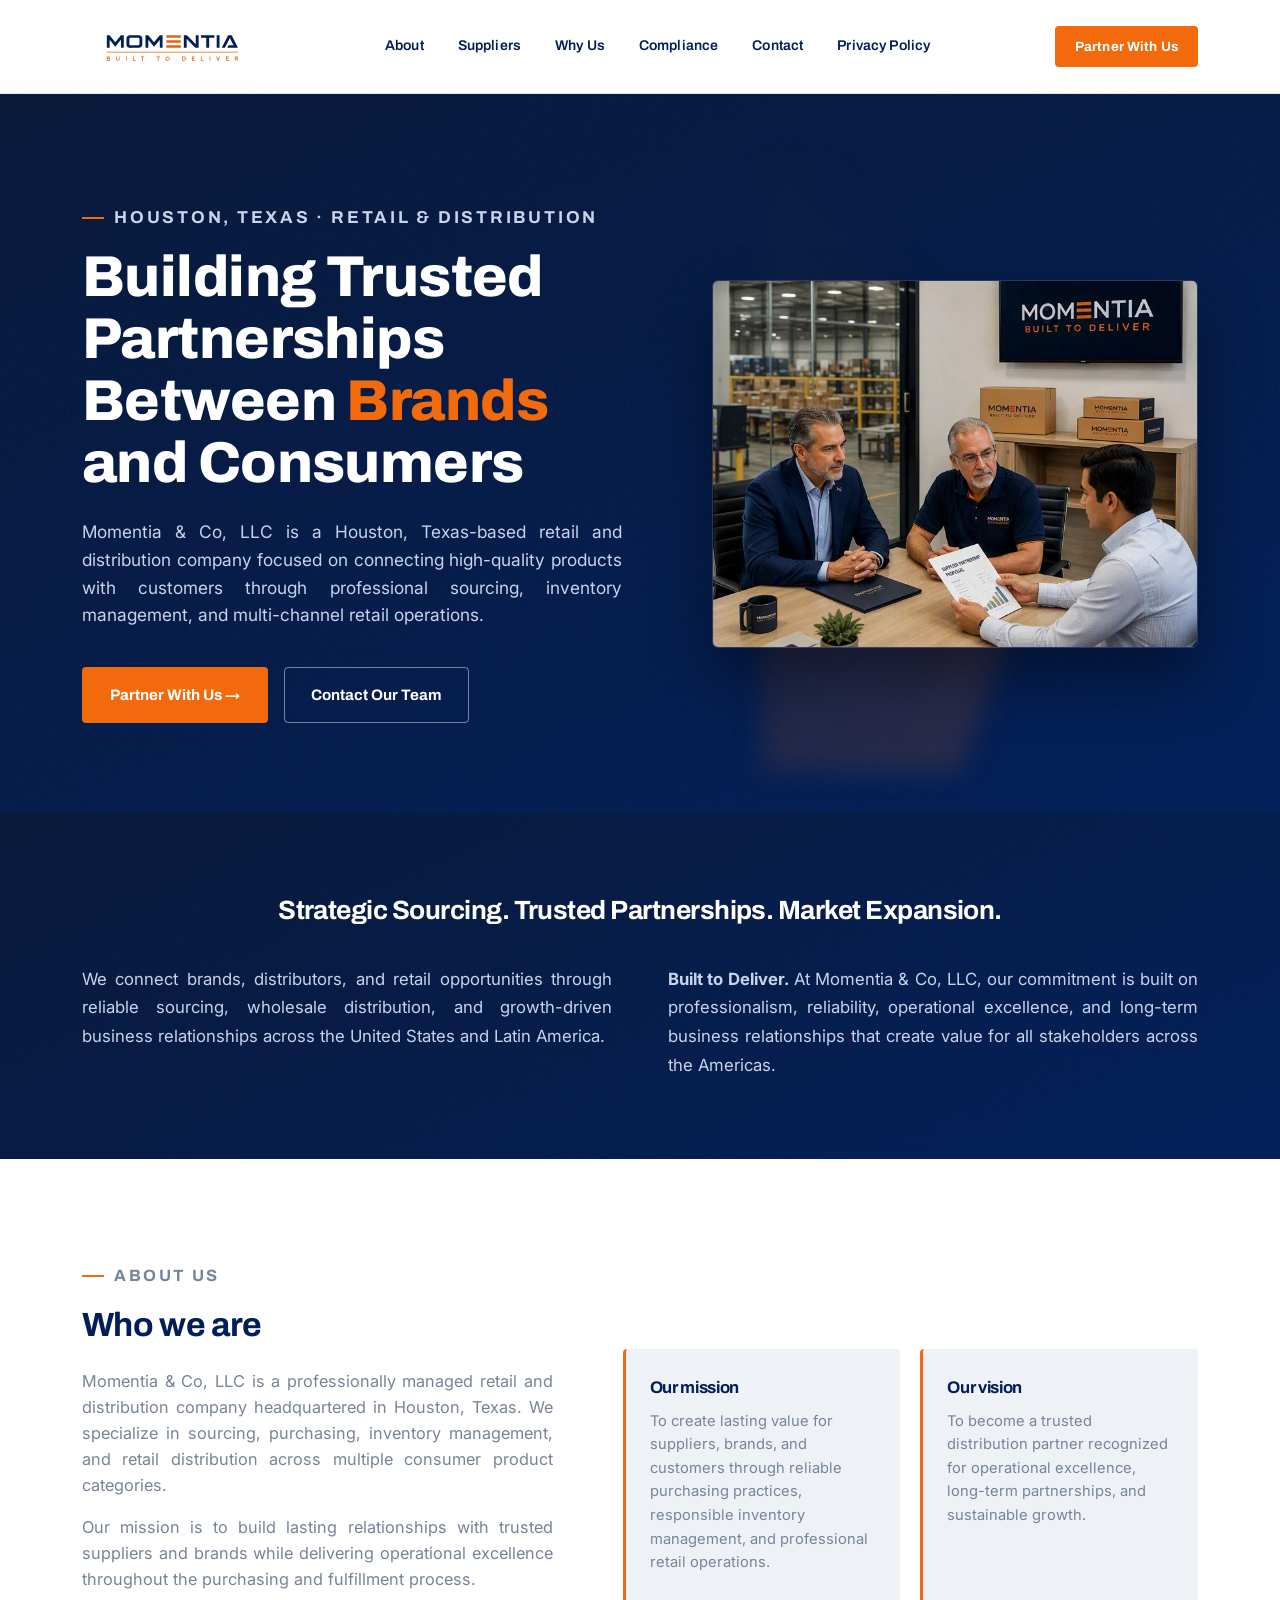
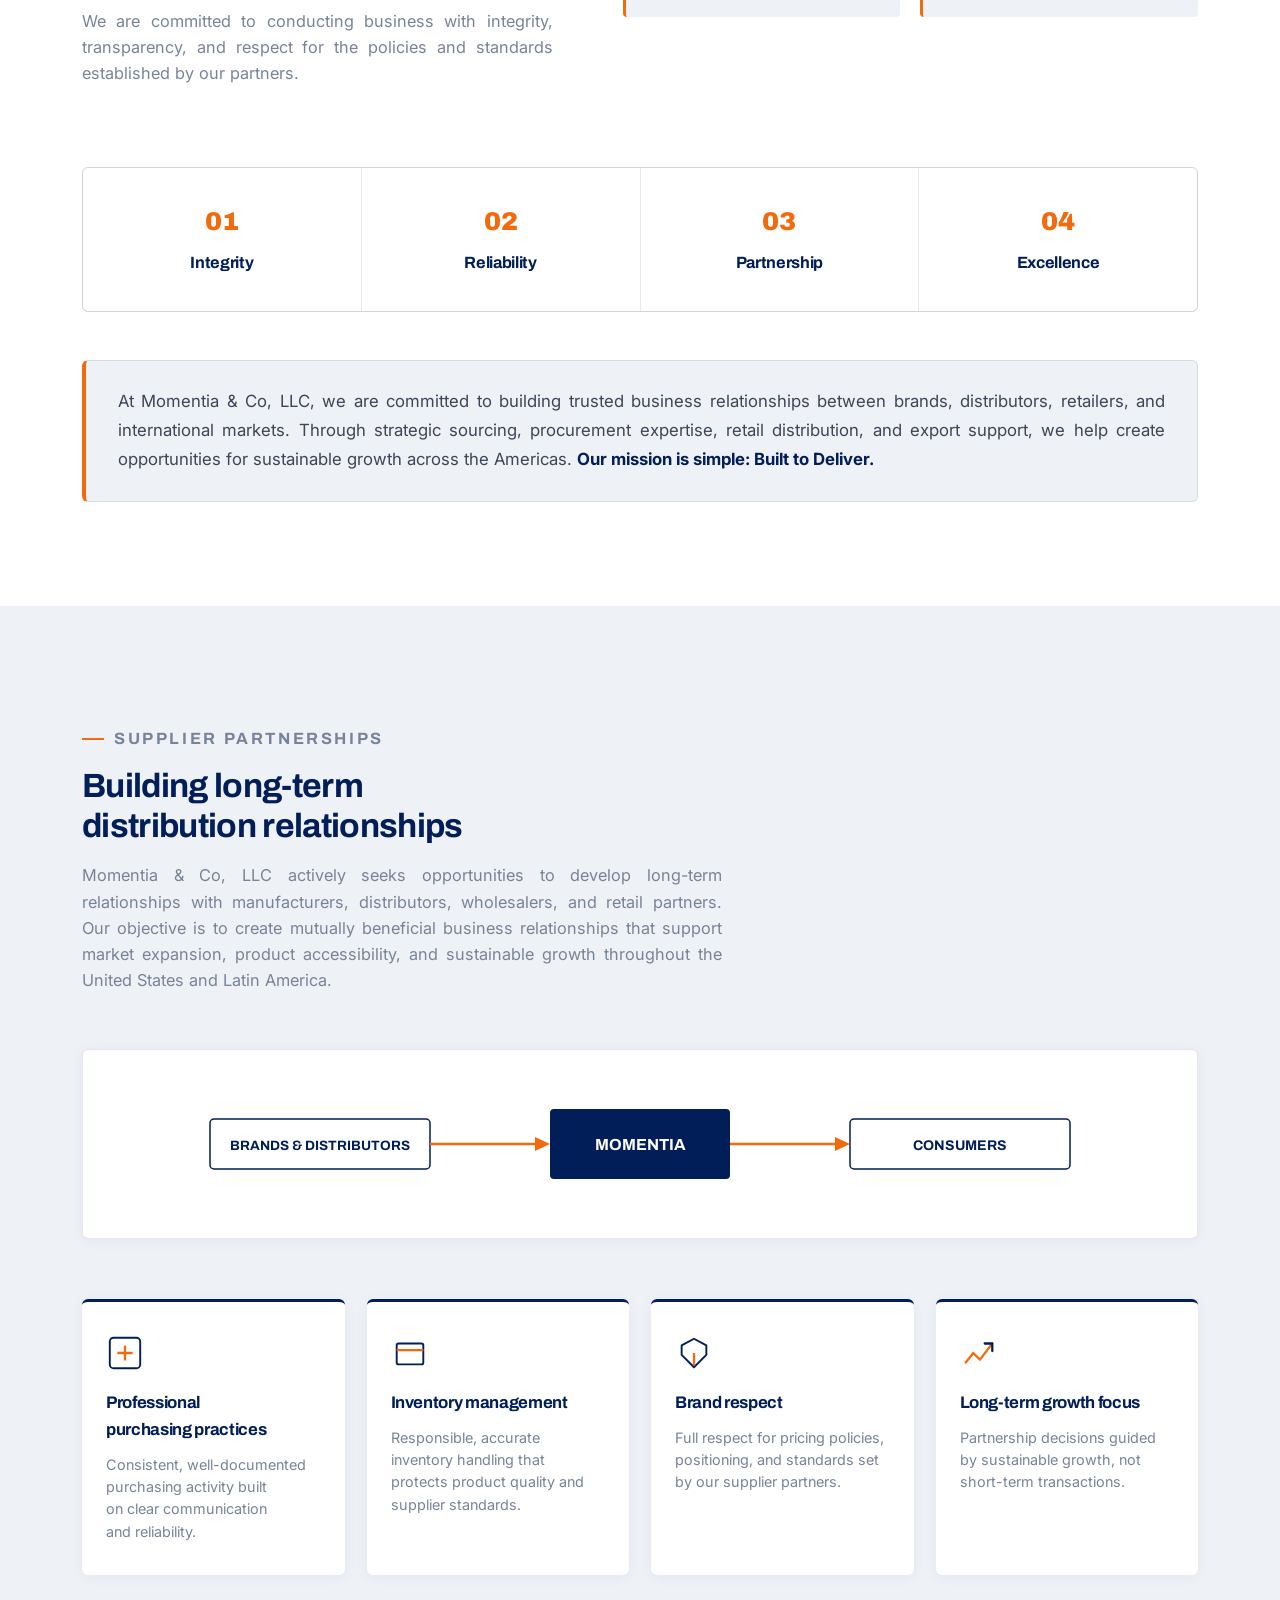
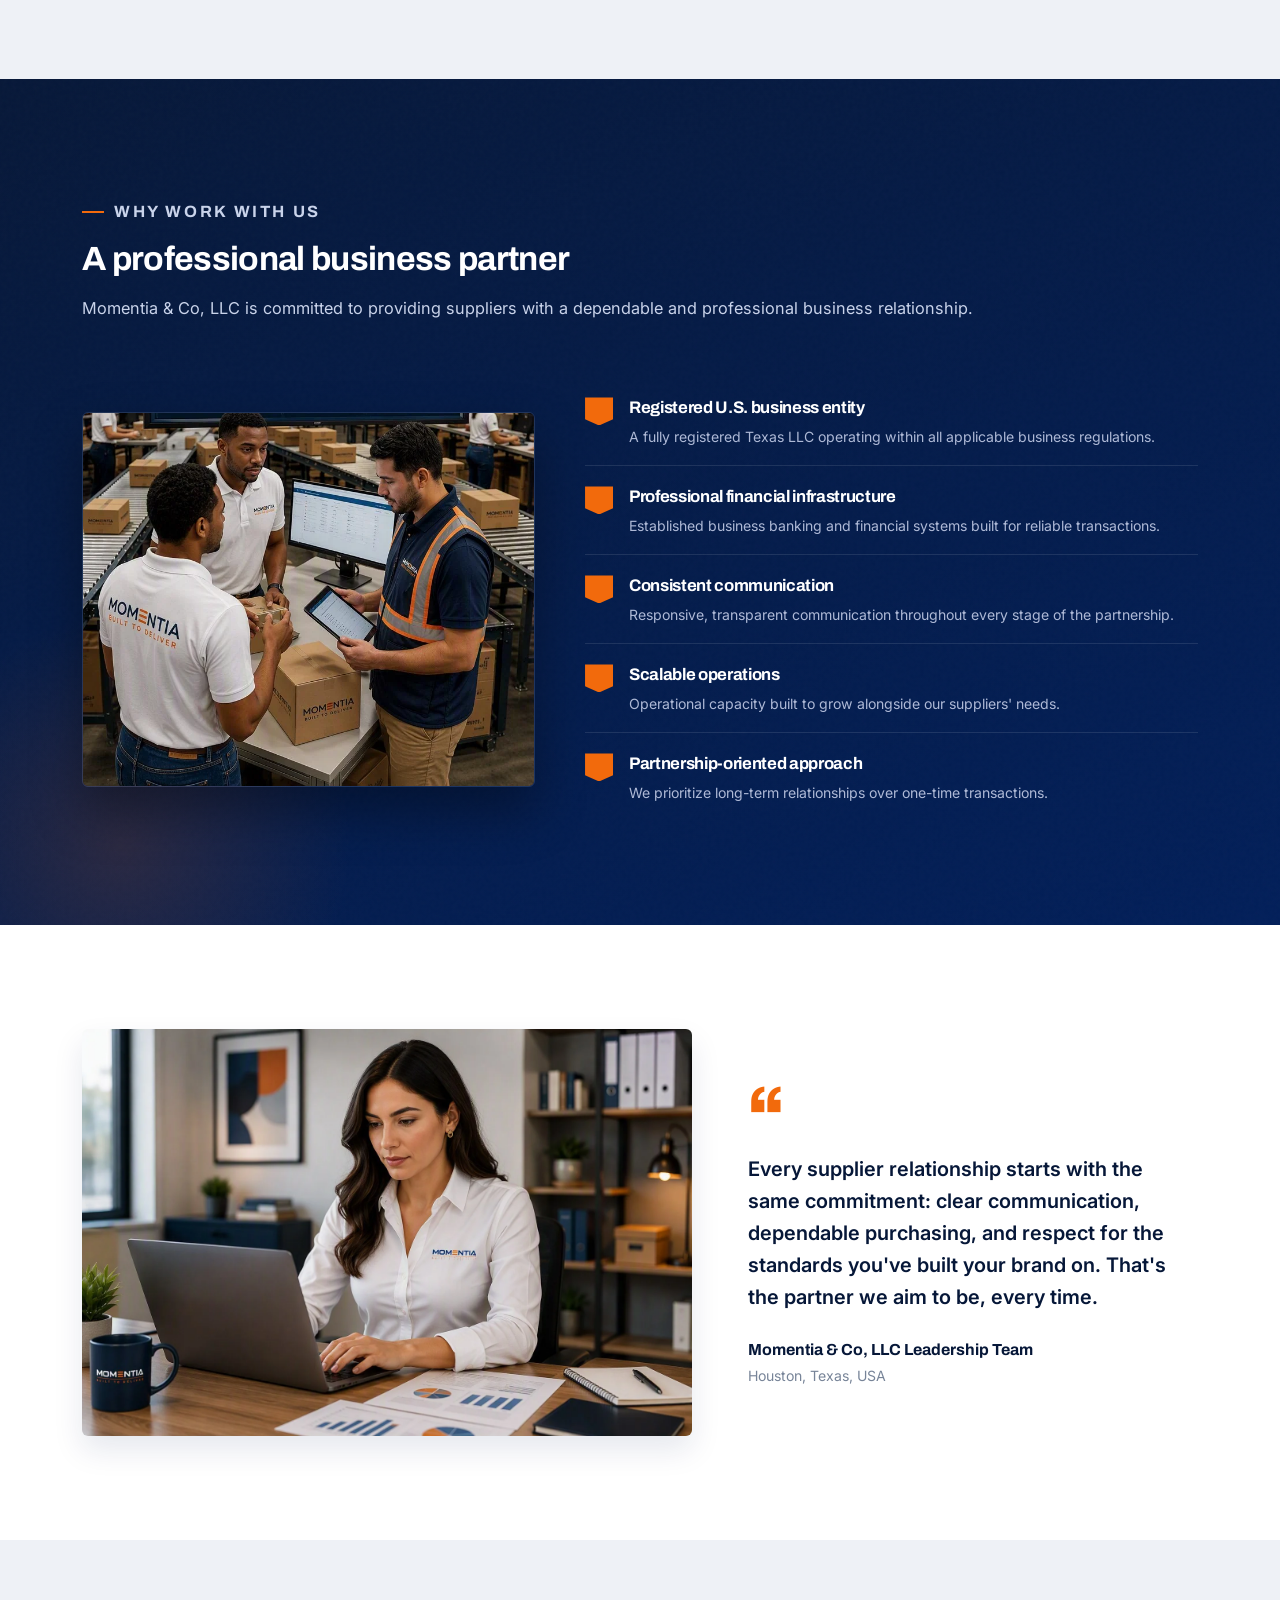
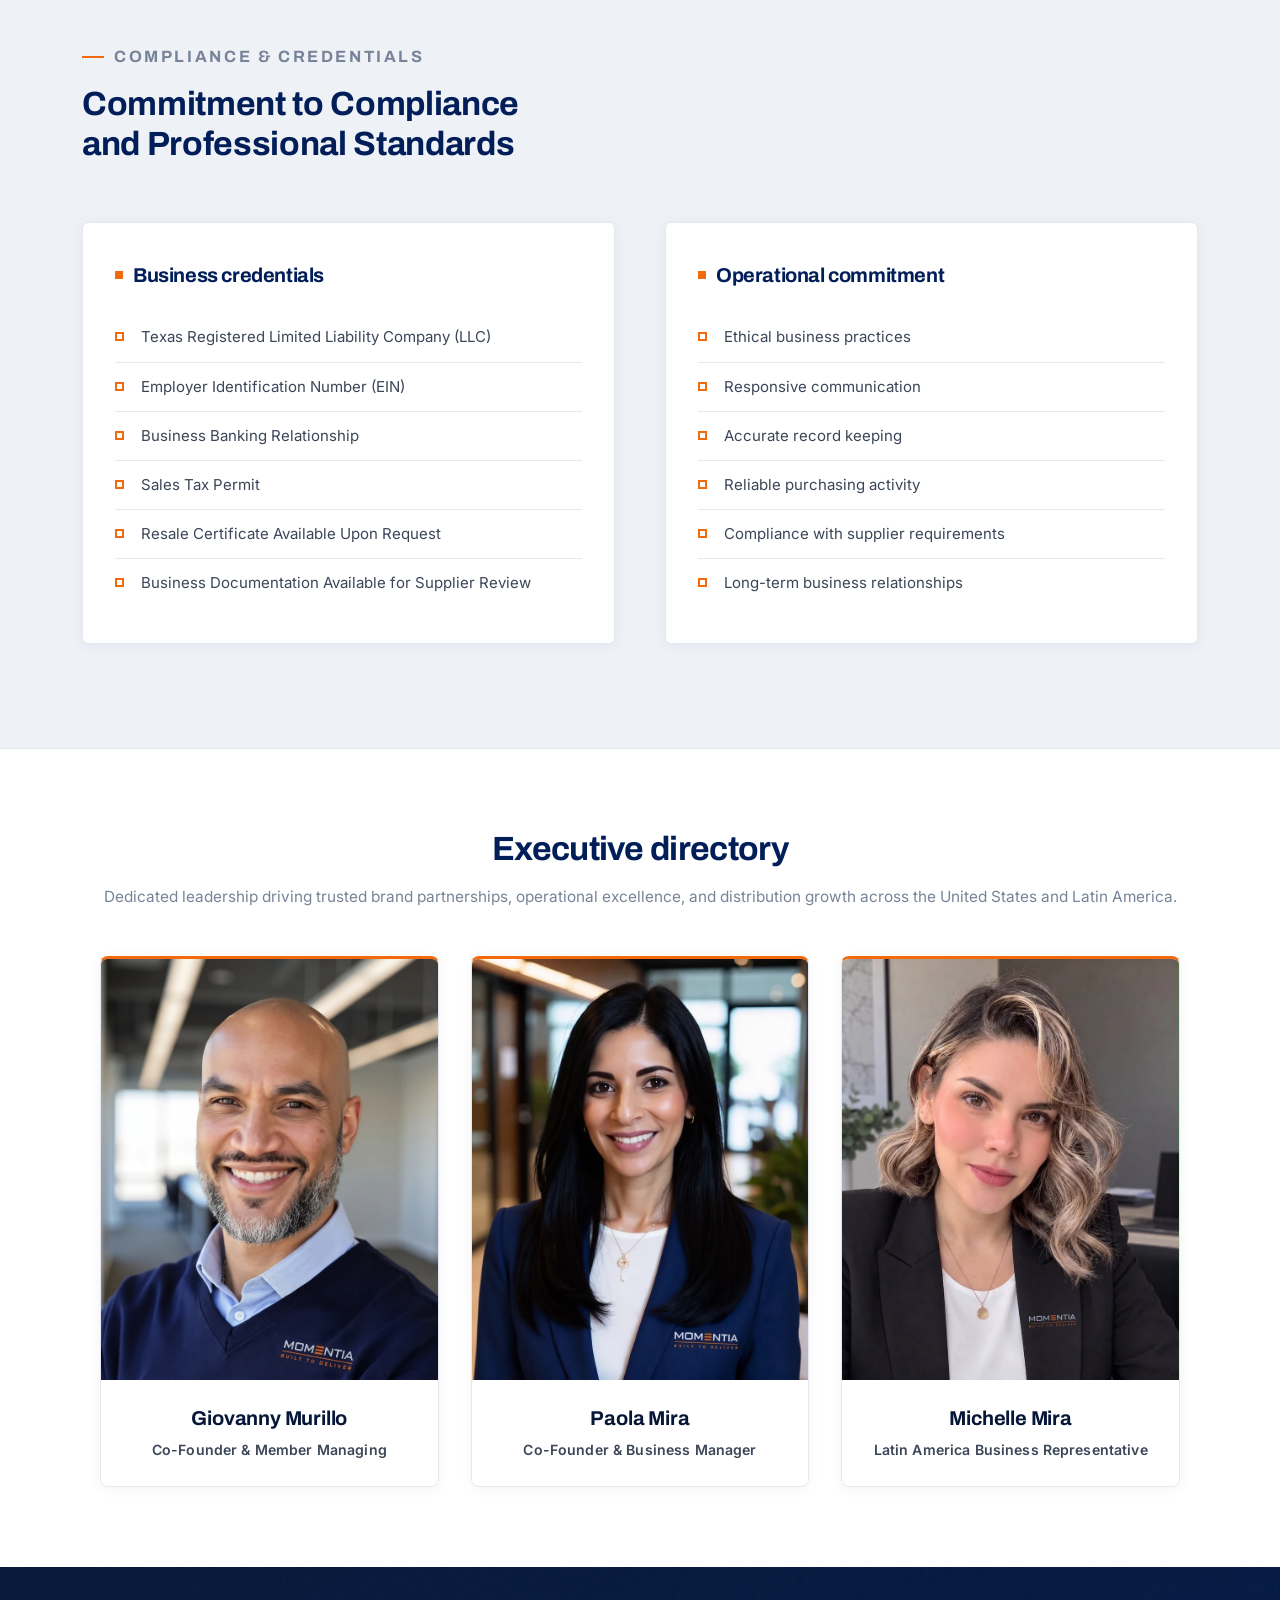
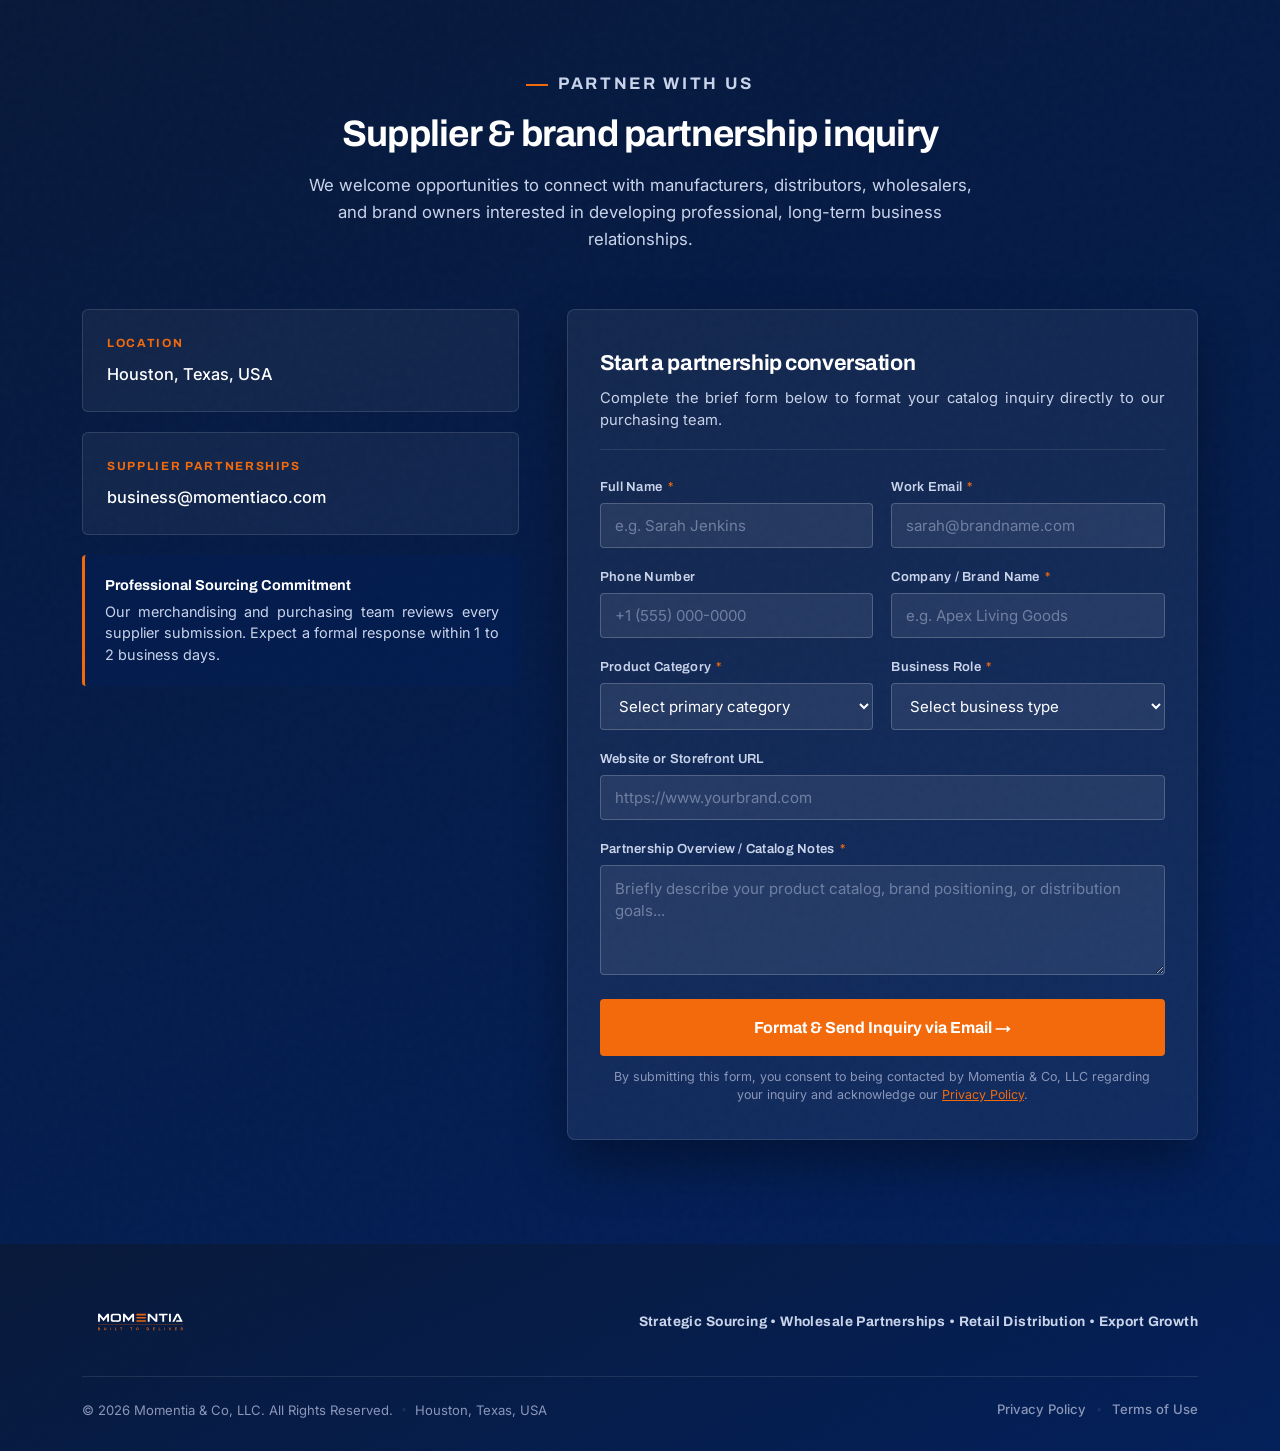
<file: index.html>
<!DOCTYPE html>
<html lang="en">
<head>
  <meta charset="UTF-8">
  <meta name="viewport" content="width=device-width, initial-scale=1.0">
  <title>Momentia &amp; Co, LLC | Built to Deliver</title>
  <meta name="description" content="Momentia &amp; Co, LLC is a Houston, Texas-based retail and distribution company focused on connecting high-quality products with customers through professional sourcing, inventory management, and multi-channel retail operations.">

  <!-- Canonical URL -->
  <link rel="canonical" href="https://www.momentiaco.com/">

  <!-- Favicons Multirresolución y Anti-Caché -->
  <link rel="icon" type="image/x-icon" href="favicon.ico?v=3">
  <link rel="shortcut icon" href="favicon.ico?v=3">
  <link rel="icon" type="image/png" sizes="32x32" href="assets/icons/favicon.png?v=3">
  <link rel="icon" type="image/png" sizes="16x16" href="assets/icons/favicon.png?v=3">
  <link rel="apple-touch-icon" sizes="180x180" href="assets/icons/favicon.png?v=3">

  <!-- Open Graph / Redes Sociales (WhatsApp, Facebook, LinkedIn, Telegram) -->
  <meta property="og:type" content="website">
  <meta property="og:url" content="https://www.momentiaco.com/">
  <meta property="og:site_name" content="Momentia &amp; Co, LLC">
  <meta property="og:title" content="Momentia &amp; Co, LLC | Built to Deliver">
  <meta property="og:description" content="Building Trusted Partnerships Between Brands and Consumers. Professional Retail &amp; Distribution in Houston, Texas, USA.">
  <meta property="og:image" content="https://www.momentiaco.com/assets/images/og-preview.jpg">
  <meta property="og:image:secure_url" content="https://www.momentiaco.com/assets/images/og-preview.jpg">
  <meta property="og:image:type" content="image/jpeg">
  <meta property="og:image:width" content="1200">
  <meta property="og:image:height" content="630">
  <meta property="og:image:alt" content="Momentia &amp; Co, LLC - Houston, Texas Retail &amp; Distribution">

  <!-- Twitter / X Cards -->
  <meta name="twitter:card" content="summary_large_image">
  <meta name="twitter:title" content="Momentia &amp; Co, LLC | Built to Deliver">
  <meta name="twitter:description" content="Building Trusted Partnerships Between Brands and Consumers. Professional Retail &amp; Distribution in Houston, Texas, USA.">
  <meta name="twitter:image" content="https://www.momentiaco.com/assets/images/og-preview.jpg">

  <!-- Tipografías de Google con preconnect para evitar bloqueo de renderizado -->
  <link rel="preconnect" href="https://fonts.googleapis.com">
  <link rel="preconnect" href="https://fonts.gstatic.com" crossorigin>
  <link href="https://fonts.googleapis.com/css2?family=Archivo:wght@500;600;700;800;900&family=Inter:wght@400;500;600&display=swap" rel="stylesheet">

  <!-- Hoja de Estilos Modular Maestra -->
  <link rel="stylesheet" href="css/main.css?v=20261104">

  <!-- Marcado Estructurado Schema.org JSON-LD -->
  <script type="application/ld+json">
  {
    "@context": "https://schema.org",
    "@type": "Organization",
    "name": "Momentia & Co, LLC",
    "description": "Strategic Sourcing, Wholesale Partnerships, and Retail Distribution",
    "slogan": "Built to Deliver",
    "address": {
      "@type": "PostalAddress",
      "addressLocality": "Houston",
      "addressRegion": "Texas",
      "addressCountry": "US"
    },
    "email": "business@momentiaco.com"
  }
  </script>
</head>
<body>

  <!-- ==================== CABECERA / NAVEGACIÓN ==================== -->
  <header id="header">
    <div class="nav">
      <a href="#top" class="brand" aria-label="Momentia &amp; Co, LLC Home">
        <img class="brand-logo" src="assets/images/logo-momentia.svg" alt="Momentia &amp; Co, LLC — Built to Deliver" width="137" height="50">
      </a>

      <!-- Botón Hamburguesa para Móvil -->
      <button class="nav-toggle" aria-label="Toggle navigation menu" aria-expanded="false" aria-controls="primary-nav">
        <span class="nav-toggle-icon"></span>
      </button>

      <!-- Enlaces de Navegación -->
      <nav id="primary-nav" class="nav-links">
        <a href="#about">About</a>
        <a href="#suppliers">Suppliers</a>
        <a href="#why">Why Us</a>
        <a href="#compliance">Compliance</a>
        <a href="#contact">Contact</a>
        <a href="legal.html" target="_blank" rel="noopener noreferrer">Privacy Policy</a>
      </nav>

      <a href="#contact" class="nav-cta">Partner With Us</a>
    </div>
  </header>

  <main>
    <!-- ==================== HERO SECTION ==================== -->
    <section class="hero" id="top">
      <div class="wrap hero-inner">
        <div>
          <p class="eyebrow">Houston, Texas · Retail &amp; Distribution</p>
          <h1>Building Trusted Partnerships Between <span>Brands</span> and Consumers</h1>
          <p class="hero-desc">Momentia &amp; Co, LLC is a Houston, Texas-based retail and distribution company focused on connecting high-quality products with customers through professional sourcing, inventory management, and multi-channel retail operations.</p>
          <div class="hero-ctas">
            <a href="#contact" class="btn-primary">Partner With Us &rarr;</a>
            <a href="#contact" class="btn-ghost">Contact Our Team</a>
          </div>
        </div>

        <div class="hero-art">
          <img src="assets/images/hero-partnership.webp" alt="Momentia &amp; Co, LLC leadership meeting with a supplier partner" width="743" height="562" fetchpriority="high">
        </div>
      </div>
    </section>

    <!-- ==================== INTRO STRIP ==================== -->
    <section class="intro">
      <div class="wrap">
        <h3 class="intro-title">Strategic Sourcing. Trusted Partnerships. Market Expansion.</h3>
        <div class="intro-grid">
          <p>We connect brands, distributors, and retail opportunities through reliable sourcing, wholesale distribution, and growth-driven business relationships across the United States and Latin America.</p>
          <p><strong>Built to Deliver.</strong> At Momentia &amp; Co, LLC, our commitment is built on professionalism, reliability, operational excellence, and long-term business relationships that create value for all stakeholders across the Americas.</p>
        </div>
      </div>
    </section>

    <!-- ==================== ABOUT US ==================== -->
    <section id="about">
      <div class="wrap">
        <div class="about-top">
          <div>
            <p class="eyebrow">About Us</p>
            <h2>Who we are</h2>
            <p>Momentia &amp; Co, LLC is a professionally managed retail and distribution company headquartered in Houston, Texas. We specialize in sourcing, purchasing, inventory management, and retail distribution across multiple consumer product categories.</p>
            <p>Our mission is to build lasting relationships with trusted suppliers and brands while delivering operational excellence throughout the purchasing and fulfillment process.</p>
            <p>We are committed to conducting business with integrity, transparency, and respect for the policies and standards established by our partners.</p>
          </div>
          <div class="mv-grid">
            <div class="mv-card">
              <h4>Our mission</h4>
              <p>To create lasting value for suppliers, brands, and customers through reliable purchasing practices, responsible inventory management, and professional retail operations.</p>
            </div>
            <div class="mv-card">
              <h4>Our vision</h4>
              <p>To become a trusted distribution partner recognized for operational excellence, long-term partnerships, and sustainable growth.</p>
            </div>
          </div>
        </div>

        <div class="values-row">
          <div class="value-cell"><span class="num">01</span><h4>Integrity</h4></div>
          <div class="value-cell"><span class="num">02</span><h4>Reliability</h4></div>
          <div class="value-cell"><span class="num">03</span><h4>Partnership</h4></div>
          <div class="value-cell"><span class="num">04</span><h4>Excellence</h4></div>
        </div>

        <div class="about-closing">
          <p>At Momentia &amp; Co, LLC, we are committed to building trusted business relationships between brands, distributors, retailers, and international markets. Through strategic sourcing, procurement expertise, retail distribution, and export support, we help create opportunities for sustainable growth across the Americas. <strong>Our mission is simple: Built to Deliver.</strong></p>
        </div>
      </div>
    </section>

    <!-- ==================== SUPPLIERS ==================== -->
    <section class="suppliers" id="suppliers">
      <div class="wrap">
        <div class="section-head">
          <p class="eyebrow">Supplier Partnerships</p>
          <h2>Building long-term distribution relationships</h2>
          <p>Momentia &amp; Co, LLC actively seeks opportunities to develop long-term relationships with manufacturers, distributors, wholesalers, and retail partners. Our objective is to create mutually beneficial business relationships that support market expansion, product accessibility, and sustainable growth throughout the United States and Latin America.</p>
        </div>

        <!-- Diagrama de Flujo de Distribución Responsivo (Desktop y Móvil) -->
        <div class="flow-diagram">
          <!-- Versión Desktop: Diagrama Horizontal -->
          <svg class="flow-desktop" viewBox="0 0 900 140" xmlns="http://www.w3.org/2000/svg" role="img" aria-label="Distribution flow diagram: Brands &amp; Distributors to Momentia to Consumers">
            <g font-family="var(--font-family-heading)" font-weight="700" fill="var(--navy)">
              <!-- Brands & Distributors node -->
              <rect x="20" y="45" width="220" height="50" rx="4" fill="var(--white)" stroke="var(--navy)" stroke-width="1.5"/>
              <text x="130" y="76" text-anchor="middle" font-size="13.5">BRANDS &amp; DISTRIBUTORS</text>

              <!-- arrow 1 -->
              <line x1="240" y1="70" x2="345" y2="70" stroke="var(--orange)" stroke-width="2.5"/>
              <polygon points="345,63 360,70 345,77" fill="var(--orange)"/>

              <!-- Momentia node -->
              <rect x="360" y="35" width="180" height="70" rx="4" fill="var(--navy)"/>
              <text x="450" y="76" text-anchor="middle" fill="var(--white)" font-size="16">MOMENTIA</text>

              <!-- arrow 2 -->
              <line x1="540" y1="70" x2="645" y2="70" stroke="var(--orange)" stroke-width="2.5"/>
              <polygon points="645,63 660,70 645,77" fill="var(--orange)"/>

              <!-- Consumers node -->
              <rect x="660" y="45" width="220" height="50" rx="4" fill="var(--white)" stroke="var(--navy)" stroke-width="1.5"/>
              <text x="770" y="76" text-anchor="middle" font-size="14">CONSUMERS</text>
            </g>
          </svg>

          <!-- Versión Móvil: Flujo Vertical Apilado (Cero Barras de Desplazamiento) -->
          <div class="flow-mobile" aria-label="Distribution flow diagram: Brands &amp; Distributors to Momentia to Consumers">
            <div class="flow-step-card step-supplier">BRANDS &amp; DISTRIBUTORS</div>
            <div class="flow-arrow-down" aria-hidden="true">
              <svg viewBox="0 0 24 24" fill="none" stroke="var(--orange)" stroke-width="3" stroke-linecap="round" stroke-linejoin="round"><line x1="12" y1="5" x2="12" y2="19"></line><polyline points="19 12 12 19 5 12"></polyline></svg>
            </div>
            <div class="flow-step-card step-momentia">
              MOMENTIA
            </div>
            <div class="flow-arrow-down" aria-hidden="true">
              <svg viewBox="0 0 24 24" fill="none" stroke="var(--orange)" stroke-width="3" stroke-linecap="round" stroke-linejoin="round"><line x1="12" y1="5" x2="12" y2="19"></line><polyline points="19 12 12 19 5 12"></polyline></svg>
            </div>
            <div class="flow-step-card step-retail">CONSUMERS</div>
          </div>
        </div>

        <div class="offer-grid">
          <div class="offer-card">
            <svg class="glyph" viewBox="0 0 40 40" fill="none" aria-hidden="true"><rect x="4" y="4" width="32" height="32" rx="4" stroke="var(--navy)" stroke-width="2"/><path d="M12 20h16M20 12v16" stroke="var(--orange)" stroke-width="2.4"/></svg>
            <h4>Professional purchasing practices</h4>
            <p>Consistent, well-documented purchasing activity built on clear communication and reliability.</p>
          </div>
          <div class="offer-card">
            <svg class="glyph" viewBox="0 0 40 40" fill="none" aria-hidden="true"><rect x="6" y="10" width="28" height="22" rx="2" stroke="var(--navy)" stroke-width="2"/><path d="M6 17h28" stroke="var(--orange)" stroke-width="2.4"/></svg>
            <h4>Inventory management</h4>
            <p>Responsible, accurate inventory handling that protects product quality and supplier standards.</p>
          </div>
          <div class="offer-card">
            <svg class="glyph" viewBox="0 0 40 40" fill="none" aria-hidden="true"><path d="M20 5l13 7v10l-13 13-13-13V12l13-7z" stroke="var(--navy)" stroke-width="2" stroke-linejoin="round"/><path d="M20 20v13" stroke="var(--orange)" stroke-width="2.4"/></svg>
            <h4>Brand respect</h4>
            <p>Full respect for pricing policies, positioning, and standards set by our supplier partners.</p>
          </div>
          <div class="offer-card">
            <svg class="glyph" viewBox="0 0 40 40" fill="none" aria-hidden="true"><path d="M6 30l8-10 7 7 13-17" stroke="var(--orange)" stroke-width="2.4" stroke-linecap="round" stroke-linejoin="round"/><path d="M26 10h8v8" stroke="var(--navy)" stroke-width="2.4" stroke-linecap="round" stroke-linejoin="round"/></svg>
            <h4>Long-term growth focus</h4>
            <p>Partnership decisions guided by sustainable growth, not short-term transactions.</p>
          </div>
        </div>
      </div>
    </section>

    <!-- ==================== WHY WORK WITH US ==================== -->
    <section class="why" id="why">
      <div class="wrap">
        <div class="section-head">
          <p class="eyebrow">Why Work With Us</p>
          <h2>A professional business partner</h2>
          <p>Momentia &amp; Co, LLC is committed to providing suppliers with a dependable and professional business relationship.</p>
        </div>

        <div class="why-body">
          <div class="why-art">
            <img src="assets/images/warehouse-operations.webp" alt="Momentia &amp; Co, LLC fulfillment team managing orders in the warehouse" width="780" height="644" loading="lazy">
          </div>

          <div class="why-list">
            <div class="why-item">
              <span class="mark" aria-hidden="true"></span>
              <div>
                <h4>Registered U.S. business entity</h4>
                <p>A fully registered Texas LLC operating within all applicable business regulations.</p>
              </div>
            </div>
            <div class="why-item">
              <span class="mark" aria-hidden="true"></span>
              <div>
                <h4>Professional financial infrastructure</h4>
                <p>Established business banking and financial systems built for reliable transactions.</p>
              </div>
            </div>
            <div class="why-item">
              <span class="mark" aria-hidden="true"></span>
              <div>
                <h4>Consistent communication</h4>
                <p>Responsive, transparent communication throughout every stage of the partnership.</p>
              </div>
            </div>
            <div class="why-item">
              <span class="mark" aria-hidden="true"></span>
              <div>
                <h4>Scalable operations</h4>
                <p>Operational capacity built to grow alongside our suppliers' needs.</p>
              </div>
            </div>
            <div class="why-item">
              <span class="mark" aria-hidden="true"></span>
              <div>
                <h4>Partnership-oriented approach</h4>
                <p>We prioritize long-term relationships over one-time transactions.</p>
              </div>
            </div>
          </div>
        </div>
      </div>
    </section>

    <!-- ==================== LEADERSHIP ==================== -->
    <section class="leadership">
      <div class="wrap">
        <div class="leadership-photo">
          <img src="assets/images/leadership-team.webp" alt="Momentia &amp; Co, LLC leadership team" width="1536" height="1024" loading="lazy">
        </div>
        <div class="leadership-quote">
          <span class="quote-mark" aria-hidden="true">&ldquo;</span>
          <p class="quote-text">Every supplier relationship starts with the same commitment: clear communication, dependable purchasing, and respect for the standards you've built your brand on. That's the partner we aim to be, every time.</p>
          <div class="quote-attr">
            <strong>Momentia &amp; Co, LLC Leadership Team</strong>
            <span>Houston, Texas, USA</span>
          </div>
        </div>
      </div>
    </section>

    <!-- ==================== COMPLIANCE & CREDENTIALS ==================== -->
    <section class="compliance" id="compliance">
      <div class="wrap">
        <div class="section-head">
          <p class="eyebrow">Compliance &amp; Credentials</p>
          <h2>Commitment to Compliance and Professional Standards</h2>
        </div>
        <div class="cred-box">
          <h3>Business credentials</h3>
          <ul class="cred-list">
            <li>Texas Registered Limited Liability Company (LLC)</li>
            <li>Employer Identification Number (EIN)</li>
            <li>Business Banking Relationship</li>
            <li>Sales Tax Permit</li>
            <li>Resale Certificate Available Upon Request</li>
            <li>Business Documentation Available for Supplier Review</li>
          </ul>
        </div>
        <div class="cred-box">
          <h3>Operational commitment</h3>
          <ul class="cred-list">
            <li>Ethical business practices</li>
            <li>Responsive communication</li>
            <li>Accurate record keeping</li>
            <li>Reliable purchasing activity</li>
            <li>Compliance with supplier requirements</li>
            <li>Long-term business relationships</li>
          </ul>
        </div>
      </div>
    </section>

    <!-- ==================== EXECUTIVE DIRECTORY ==================== -->
    <section class="directory" id="directory">
      <div class="wrap">
        <div class="section-head">
          <h2>Executive directory</h2>
          <p>Dedicated leadership driving trusted brand partnerships, operational excellence, and distribution growth across the United States and Latin America.</p>
        </div>

        <div class="directory-grid">
          <!-- Directivo 1: Giovanny Murillo -->
          <div class="directory-card">
            <div class="directory-image-wrap">
              <img src="assets/images/giovanny-murillo.webp" alt="Giovanny Murillo — Co-Founder &amp; Member Managing" width="800" height="1000" loading="lazy">
            </div>
            <div class="directory-info">
              <h3 class="directory-name">Giovanny Murillo</h3>
              <p class="directory-role">Co-Founder &amp; Member Managing</p>
            </div>
          </div>

          <!-- Directivo 2: Paola Mira -->
          <div class="directory-card">
            <div class="directory-image-wrap">
              <img src="assets/images/paola-mira.webp" alt="Paola Mira — Co-Founder &amp; Business Manager" width="800" height="1000" loading="lazy">
            </div>
            <div class="directory-info">
              <h3 class="directory-name">Paola Mira</h3>
              <p class="directory-role">Co-Founder &amp; Business Manager</p>
            </div>
          </div>

          <!-- Directivo 3: Michelle Mira -->
          <div class="directory-card">
            <div class="directory-image-wrap">
              <img src="assets/images/michelle-mira.webp" alt="Michelle Mira — Latin America Business Representative" width="800" height="1000" loading="lazy">
            </div>
            <div class="directory-info">
              <h3 class="directory-name">Michelle Mira</h3>
              <p class="directory-role">Latin America Business Representative</p>
            </div>
          </div>
        </div>
      </div>
    </section>

    <!-- ==================== CONTACT ==================== -->
    <section class="contact" id="contact">
      <div class="wrap">
        <div class="contact-intro">
          <p class="eyebrow">Partner With Us</p>
          <h2>Supplier &amp; brand partnership inquiry</h2>
          <p>We welcome opportunities to connect with manufacturers, distributors, wholesalers, and brand owners interested in developing professional, long-term business relationships.</p>
        </div>

        <div class="contact-layout">
          <!-- Columna Izquierda: Información Institucional -->
          <div class="contact-info">
            <div class="contact-card">
              <div class="label">Location</div>
              <div class="val">Houston, Texas, USA</div>
            </div>
            <div class="contact-card">
              <div class="label">Supplier Partnerships</div>
              <a class="val" href="mailto:business@momentiaco.com" target="_blank" rel="noopener noreferrer">business@momentiaco.com</a>
            </div>

            <div class="response-notice">
              <strong>Professional Sourcing Commitment</strong>
              Our merchandising and purchasing team reviews every supplier submission. Expect a formal response within 1 to 2 business days.
            </div>
          </div>

          <!-- Columna Derecha: Formulario Interactivo -->
          <div class="supplier-form-card">
            <div class="supplier-form-header">
              <h3>Start a partnership conversation</h3>
              <p>Complete the brief form below to format your catalog inquiry directly to our purchasing team.</p>
            </div>

            <form id="supplier-form" novalidate>
              <div class="form-grid">
                <div class="form-group">
                  <label for="supplier-name">Full Name <span class="req">*</span></label>
                  <input type="text" id="supplier-name" name="name" placeholder="e.g. Sarah Jenkins" required>
                </div>

                <div class="form-group">
                  <label for="supplier-email">Work Email <span class="req">*</span></label>
                  <input type="email" id="supplier-email" name="email" placeholder="sarah@brandname.com" required>
                </div>

                <div class="form-group">
                  <label for="supplier-phone">Phone Number</label>
                  <input type="tel" id="supplier-phone" name="phone" placeholder="+1 (555) 000-0000">
                </div>

                <div class="form-group">
                  <label for="supplier-company">Company / Brand Name <span class="req">*</span></label>
                  <input type="text" id="supplier-company" name="company" placeholder="e.g. Apex Living Goods" required>
                </div>

                <div class="form-group">
                  <label for="supplier-category">Product Category <span class="req">*</span></label>
                  <select id="supplier-category" name="category" required>
                    <option value="" disabled selected>Select primary category</option>
                    <option value="Home &amp; Kitchen">Home &amp; Kitchen</option>
                    <option value="Health &amp; Personal Care">Health &amp; Personal Care</option>
                    <option value="Sports &amp; Outdoors">Sports &amp; Outdoors</option>
                    <option value="Consumer Electronics">Consumer Electronics</option>
                    <option value="Beauty &amp; Grooming">Beauty &amp; Grooming</option>
                    <option value="Tools &amp; Home Improvement">Tools &amp; Home Improvement</option>
                    <option value="Other Consumer Products">Other Consumer Products</option>
                  </select>
                </div>

                <div class="form-group">
                  <label for="supplier-role">Business Role <span class="req">*</span></label>
                  <select id="supplier-role" name="role" required>
                    <option value="" disabled selected>Select business type</option>
                    <option value="Manufacturer / Brand Owner">Manufacturer / Brand Owner</option>
                    <option value="Authorized Distributor">Authorized Distributor</option>
                    <option value="Wholesaler">Wholesaler</option>
                    <option value="Importer / Agent">Importer / Agent</option>
                  </select>
                </div>

                <div class="form-group full-width">
                  <label for="supplier-website">Website or Storefront URL</label>
                  <input type="url" id="supplier-website" name="website" placeholder="https://www.yourbrand.com">
                </div>

                <div class="form-group full-width">
                  <label for="supplier-message">Partnership Overview / Catalog Notes <span class="req">*</span></label>
                  <textarea id="supplier-message" name="message" placeholder="Briefly describe your product catalog, brand positioning, or distribution goals..." required></textarea>
                </div>
              </div>

              <div class="form-footer">
                <a id="supplier-submit-btn" href="#" class="btn-primary" target="_blank" rel="noopener noreferrer" role="button">Format &amp; Send Inquiry via Email &rarr;</a>
                <p class="form-security-note">
                  By submitting this form, you consent to being contacted by Momentia &amp; Co, LLC regarding your inquiry and acknowledge our <a href="legal.html" target="_blank" rel="noopener noreferrer" >Privacy Policy</a>.
                </p>
              </div>
            </form>

            <!-- Panel de Confirmación / Respaldo -->
            <div id="form-feedback" class="hidden" role="region" aria-live="polite"></div>
          </div>
        </div>
      </div>
    </section>
  </main>

  <!-- ==================== PIE DE PÁGINA ==================== -->
  <footer>
    <div class="wrap">
      <div class="footer-top">
        <a href="#top" class="brand" aria-label="Momentia &amp; Co, LLC Home">
          <img class="brand-logo" src="assets/images/logo-momentia-white.svg" alt="Momentia &amp; Co, LLC — Built to Deliver" width="115" height="42">
        </a>
        <div class="footer-tag">Strategic Sourcing &bull; Wholesale Partnerships &bull; Retail Distribution &bull; Export Growth</div>
      </div>
      <div class="footer-bottom">
        <div class="footer-copy">
          <span>&copy; 2026 Momentia &amp; Co, LLC. All Rights Reserved.</span>
          <span class="footer-sep">&bull;</span>
          <span>Houston, Texas, USA</span>
        </div>
        <div class="footer-links">
          <a href="legal.html" target="_blank" rel="noopener noreferrer">Privacy Policy</a>
          <span class="footer-sep">&bull;</span>
          <a href="legal.html" target="_blank" rel="noopener noreferrer">Terms of Use</a>
        </div>
      </div>
    </div>
  </footer>

  <!-- Script Modular ES6+ -->
  <script src="js/main.js" defer></script>
</body>
</html>
</file>
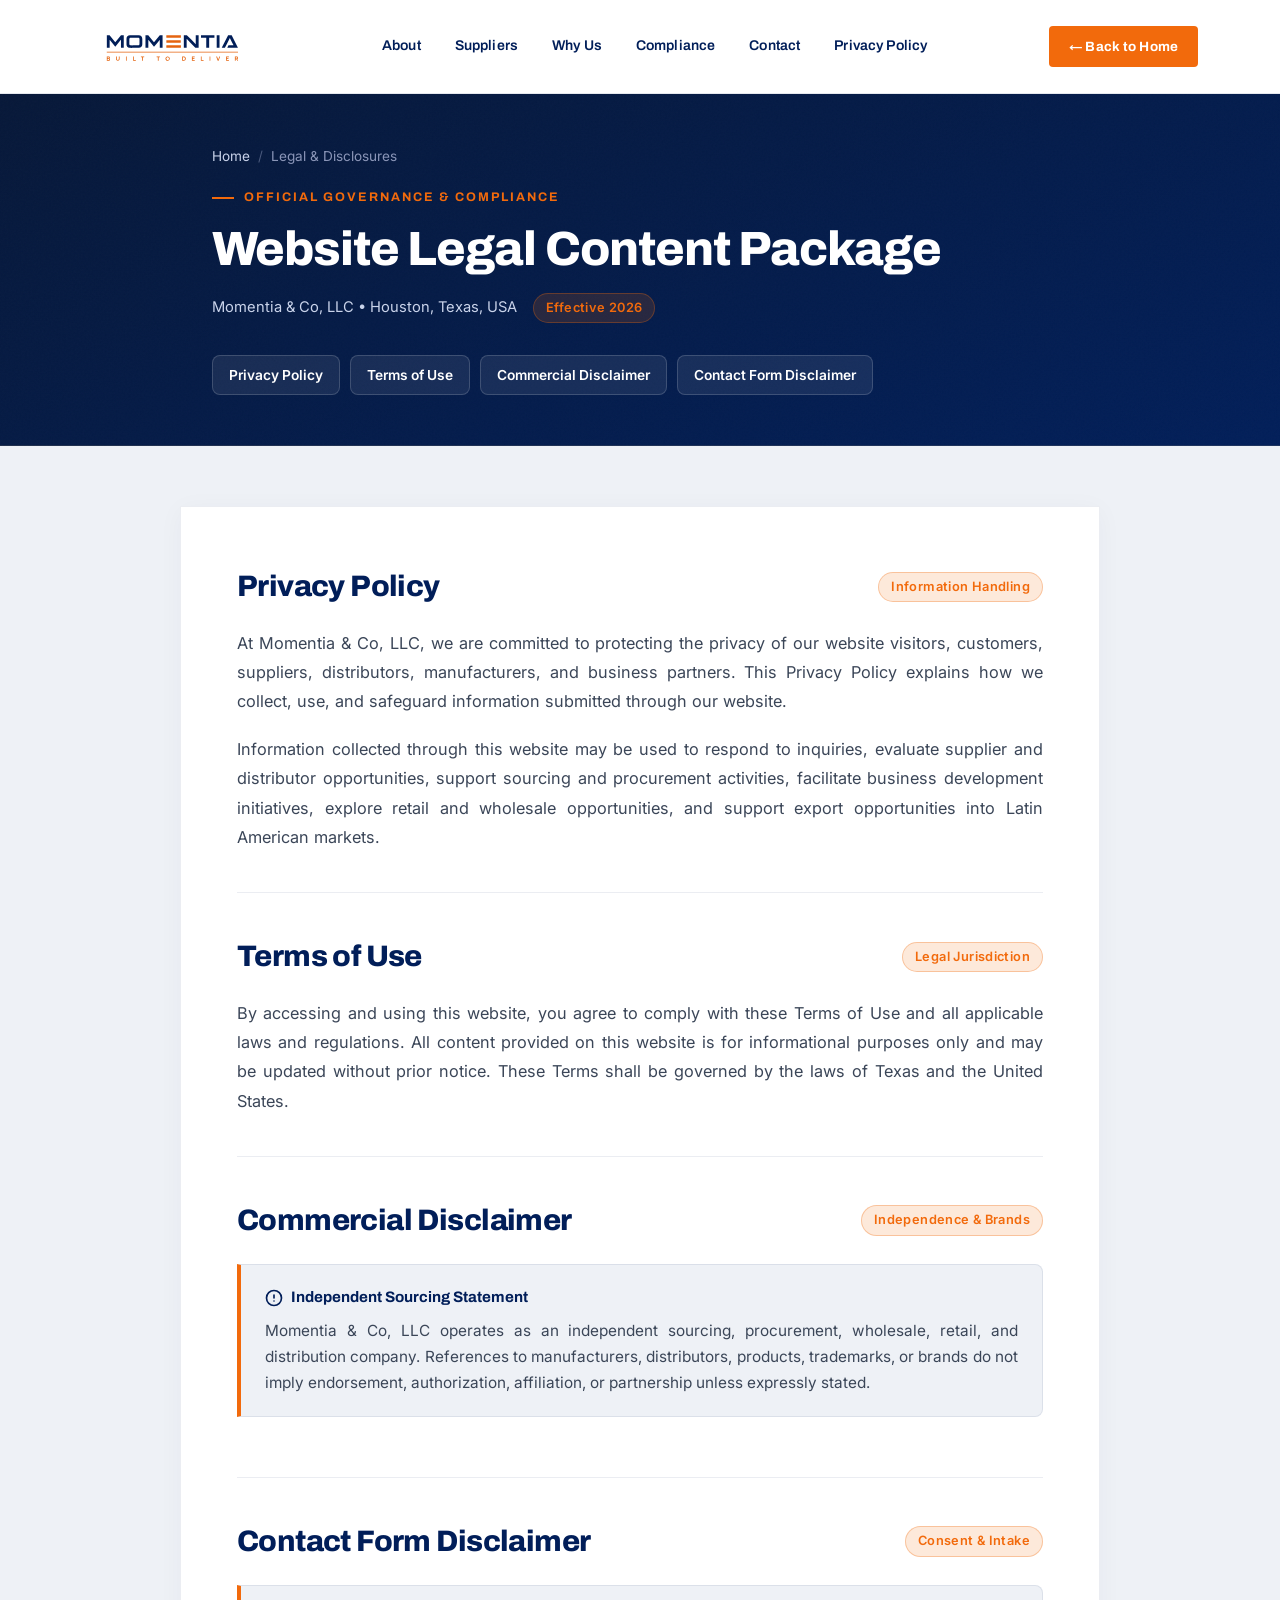
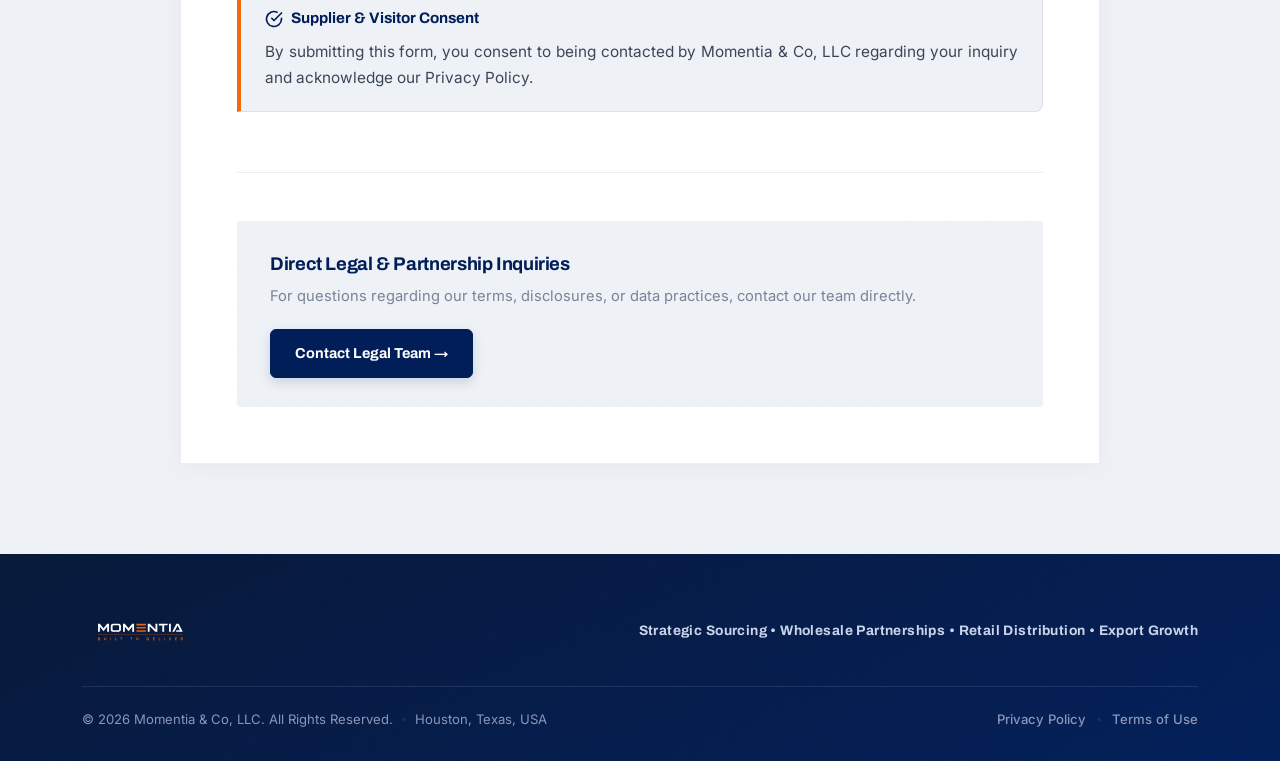
<file: legal.html>
<!DOCTYPE html>
<html lang="en">
<head>
  <meta charset="UTF-8">
  <meta name="viewport" content="width=device-width, initial-scale=1.0">
  <title>Privacy Policy &amp; Terms of Use | Momentia &amp; Co, LLC</title>
  <meta name="description" content="Official Privacy Policy, Terms of Use, and Commercial Disclaimers for Momentia &amp; Co, LLC — Strategic Sourcing, Wholesale Partnerships, and Retail Distribution in Houston, Texas, USA.">
  <meta name="author" content="Momentia &amp; Co, LLC">
  <meta name="robots" content="index, follow">

  <!-- Favicons Multi-Resolución Anti-Caché -->
  <link rel="icon" type="image/x-icon" href="favicon.ico?v=3">
  <link rel="icon" type="image/png" sizes="32x32" href="assets/icons/favicon.png?v=3">
  <link rel="icon" type="image/png" sizes="16x16" href="assets/icons/favicon.png?v=3">
  <link rel="apple-touch-icon" sizes="180x180" href="assets/icons/favicon.png?v=3">

  <!-- Tipografía Oficial Google Fonts -->
  <link rel="preconnect" href="https://fonts.googleapis.com">
  <link rel="preconnect" href="https://fonts.gstatic.com" crossorigin>
  <link href="https://fonts.googleapis.com/css2?family=Archivo:wght@500;600;700;800;900&family=Inter:wght@400;500;600;700&display=swap" rel="stylesheet">

  <!-- Estilos Modulares -->
  <link rel="stylesheet" href="css/main.css?v=20261104">
</head>
<body>

  <!-- ==================== CABECERA / NAVEGACIÓN ==================== -->
  <header id="header">
    <div class="nav">
      <a href="index.html" class="brand" aria-label="Momentia &amp; Co, LLC Home">
        <img class="brand-logo" src="assets/images/logo-momentia.svg" alt="Momentia &amp; Co, LLC — Built to Deliver" width="137" height="50">
      </a>

      <!-- Botón Hamburguesa para Móvil -->
      <button class="nav-toggle" aria-label="Toggle navigation menu" aria-expanded="false" aria-controls="primary-nav">
        <span class="nav-toggle-icon"></span>
      </button>

      <!-- Enlaces de Navegación -->
      <nav id="primary-nav" class="nav-links">
        <a href="index.html#about">About</a>
        <a href="index.html#suppliers">Suppliers</a>
        <a href="index.html#why">Why Us</a>
        <a href="index.html#compliance">Compliance</a>
        <a href="index.html#contact">Contact</a>
        <a href="#privacy" class="active">Privacy Policy</a>
      </nav>

      <a href="index.html" class="nav-cta">&larr; Back to Home</a>
    </div>
  </header>

  <main>
    <!-- ==================== HERO LEGAL ==================== -->
    <section class="legal-hero">
      <div class="wrap legal-hero-inner">
        <div class="legal-breadcrumb">
          <a href="index.html">Home</a>
          <span class="sep">/</span>
          <span>Legal &amp; Disclosures</span>
        </div>

        <p class="eyebrow">Official Governance &amp; Compliance</p>
        <h1>Website Legal Content Package</h1>

        <div class="legal-hero-meta">
          <span>Momentia &amp; Co, LLC &bull; Houston, Texas, USA</span>
          <span class="legal-badge">Effective 2026</span>
        </div>

        <div class="legal-nav-pills" role="navigation" aria-label="Quick jump to legal sections">
          <a href="#privacy" class="legal-nav-pill">Privacy Policy</a>
          <a href="#terms" class="legal-nav-pill">Terms of Use</a>
          <a href="#commercial-disclaimer" class="legal-nav-pill">Commercial Disclaimer</a>
          <a href="#contact-disclaimer" class="legal-nav-pill">Contact Form Disclaimer</a>
        </div>
      </div>
    </section>

    <!-- ==================== CONTENIDO LEGAL ==================== -->
    <section class="legal-body">
      <div class="wrap">
        <article class="legal-card">

          <!-- 1. PRIVACY POLICY -->
          <div class="legal-section" id="privacy">
            <div class="legal-section-header">
              <h2>Privacy Policy</h2>
              <span class="legal-badge">Information Handling</span>
            </div>
            <p>At Momentia &amp; Co, LLC, we are committed to protecting the privacy of our website visitors, customers, suppliers, distributors, manufacturers, and business partners. This Privacy Policy explains how we collect, use, and safeguard information submitted through our website.</p>
            <p>Information collected through this website may be used to respond to inquiries, evaluate supplier and distributor opportunities, support sourcing and procurement activities, facilitate business development initiatives, explore retail and wholesale opportunities, and support export opportunities into Latin American markets.</p>
          </div>

          <!-- 2. TERMS OF USE -->
          <div class="legal-section" id="terms">
            <div class="legal-section-header">
              <h2>Terms of Use</h2>
              <span class="legal-badge">Legal Jurisdiction</span>
            </div>
            <p>By accessing and using this website, you agree to comply with these Terms of Use and all applicable laws and regulations. All content provided on this website is for informational purposes only and may be updated without prior notice. These Terms shall be governed by the laws of Texas and the United States.</p>
          </div>

          <!-- 3. COMMERCIAL DISCLAIMER -->
          <div class="legal-section" id="commercial-disclaimer">
            <div class="legal-section-header">
              <h2>Commercial Disclaimer</h2>
              <span class="legal-badge">Independence &amp; Brands</span>
            </div>
            <div class="legal-callout">
              <div class="legal-callout-title">
                <svg width="18" height="18" viewBox="0 0 24 24" fill="none" stroke="currentColor" stroke-width="2.2" stroke-linecap="round" stroke-linejoin="round">
                  <circle cx="12" cy="12" r="10"></circle>
                  <line x1="12" y1="8" x2="12" y2="12"></line>
                  <line x1="12" y1="16" x2="12.01" y2="16"></line>
                </svg>
                Independent Sourcing Statement
              </div>
              <p>Momentia &amp; Co, LLC operates as an independent sourcing, procurement, wholesale, retail, and distribution company. References to manufacturers, distributors, products, trademarks, or brands do not imply endorsement, authorization, affiliation, or partnership unless expressly stated.</p>
            </div>
          </div>

          <!-- 4. CONTACT FORM DISCLAIMER -->
          <div class="legal-section" id="contact-disclaimer">
            <div class="legal-section-header">
              <h2>Contact Form Disclaimer</h2>
              <span class="legal-badge">Consent &amp; Intake</span>
            </div>
            <div class="legal-callout">
              <div class="legal-callout-title">
                <svg width="18" height="18" viewBox="0 0 24 24" fill="none" stroke="currentColor" stroke-width="2.2" stroke-linecap="round" stroke-linejoin="round">
                  <path d="M22 11.08V12a10 10 0 1 1-5.93-9.14"></path>
                  <polyline points="22 4 12 14.01 9 11.01"></polyline>
                </svg>
                Supplier &amp; Visitor Consent
              </div>
              <p>By submitting this form, you consent to being contacted by Momentia &amp; Co, LLC regarding your inquiry and acknowledge our Privacy Policy.</p>
            </div>
          </div>

          <!-- Contact Box -->
          <div class="legal-contact-box">
            <div class="legal-contact-text">
              <h3>Direct Legal &amp; Partnership Inquiries</h3>
              <p>For questions regarding our terms, disclosures, or data practices, contact our team directly.</p>
            </div>
            <a href="mailto:business@momentiaco.com" class="legal-contact-btn" target="_blank" rel="noopener noreferrer">
              Contact Legal Team &rarr;
            </a>
          </div>

        </article>
      </div>
    </section>
  </main>

  <!-- ==================== PIE DE PÁGINA ==================== -->
  <footer>
    <div class="wrap">
      <div class="footer-top">
        <a href="index.html" class="brand" aria-label="Momentia &amp; Co, LLC Home">
          <img class="brand-logo" src="assets/images/logo-momentia-white.svg" alt="Momentia &amp; Co, LLC — Built to Deliver" width="115" height="42">
        </a>
        <div class="footer-tag">Strategic Sourcing &bull; Wholesale Partnerships &bull; Retail Distribution &bull; Export Growth</div>
      </div>
      <div class="footer-bottom">
        <div class="footer-copy">
          <span>&copy; 2026 Momentia &amp; Co, LLC. All Rights Reserved.</span>
          <span class="footer-sep">&bull;</span>
          <span>Houston, Texas, USA</span>
        </div>
        <div class="footer-links">
          <a href="#privacy">Privacy Policy</a>
          <span class="footer-sep">&bull;</span>
          <a href="#terms">Terms of Use</a>
        </div>
      </div>
    </div>
  </footer>

  <!-- Script Modular ES6+ -->
  <script src="js/main.js" defer></script>
</body>
</html>
</file>
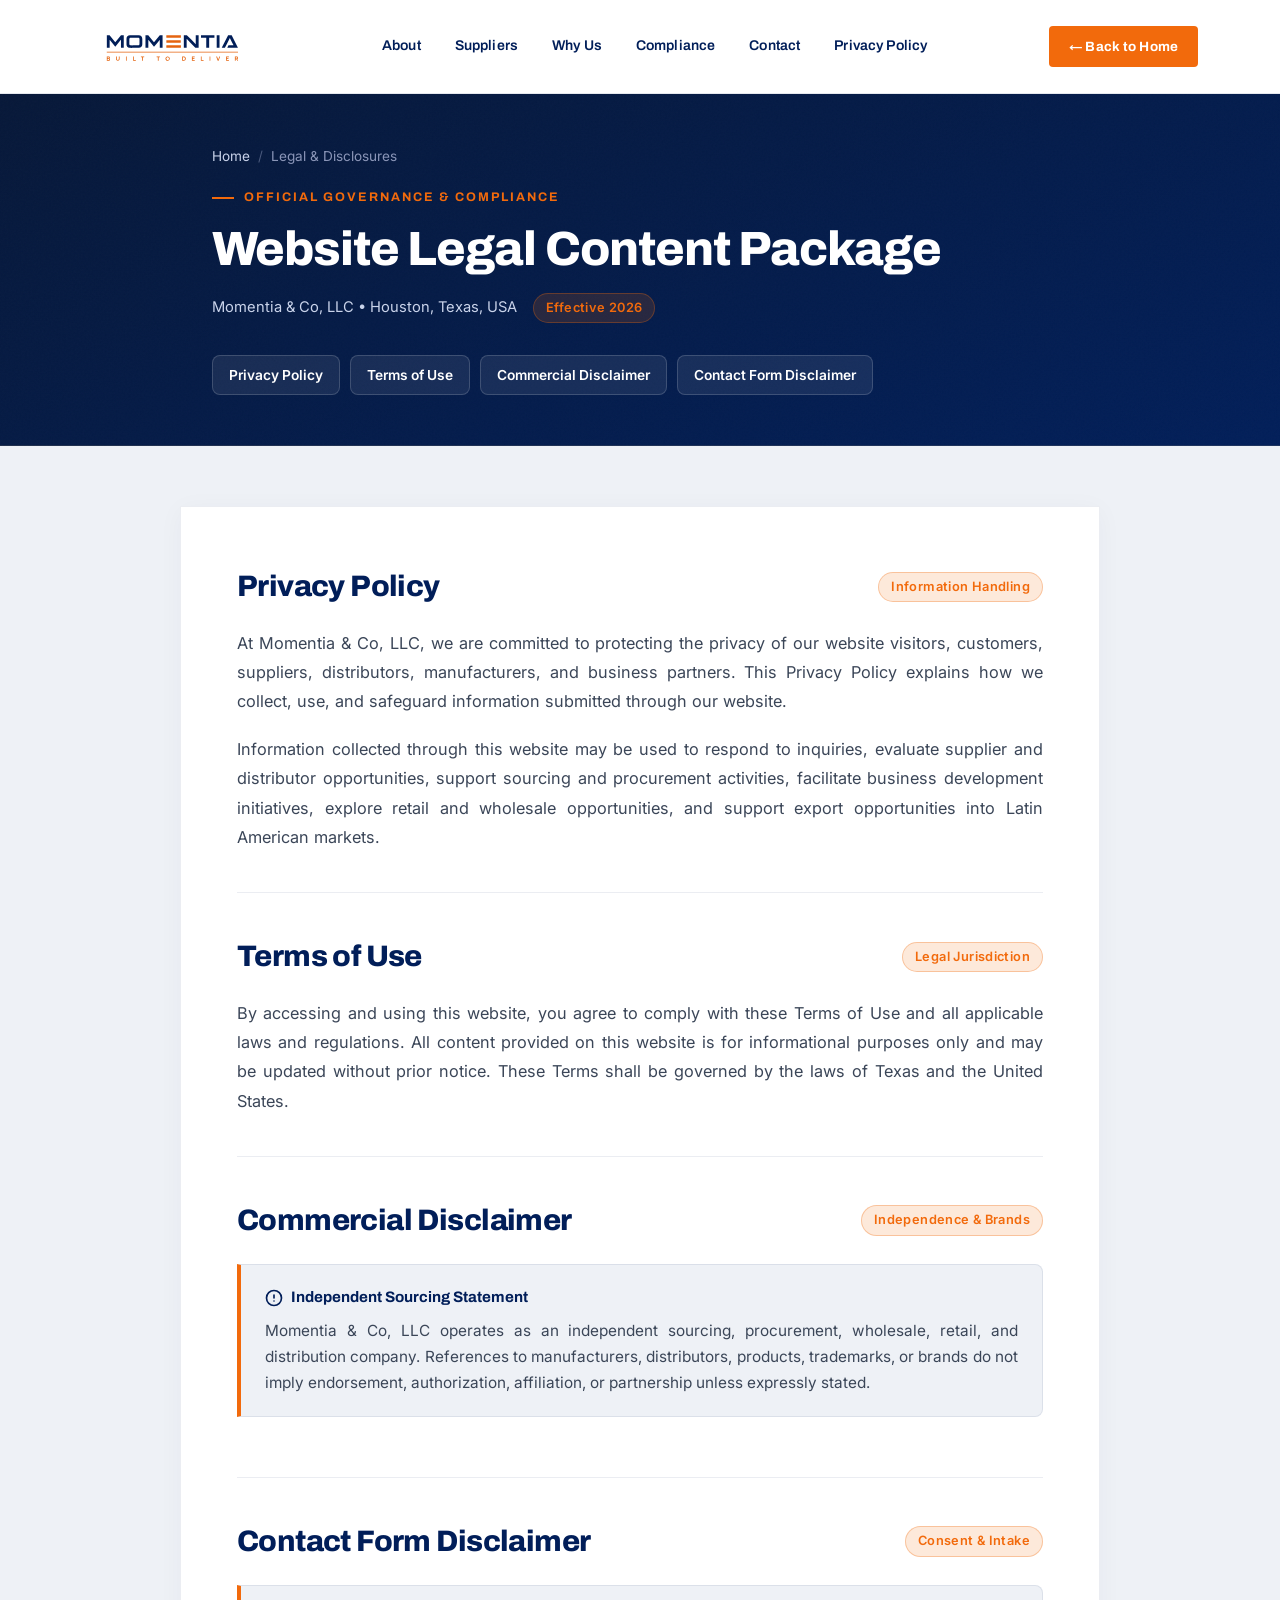
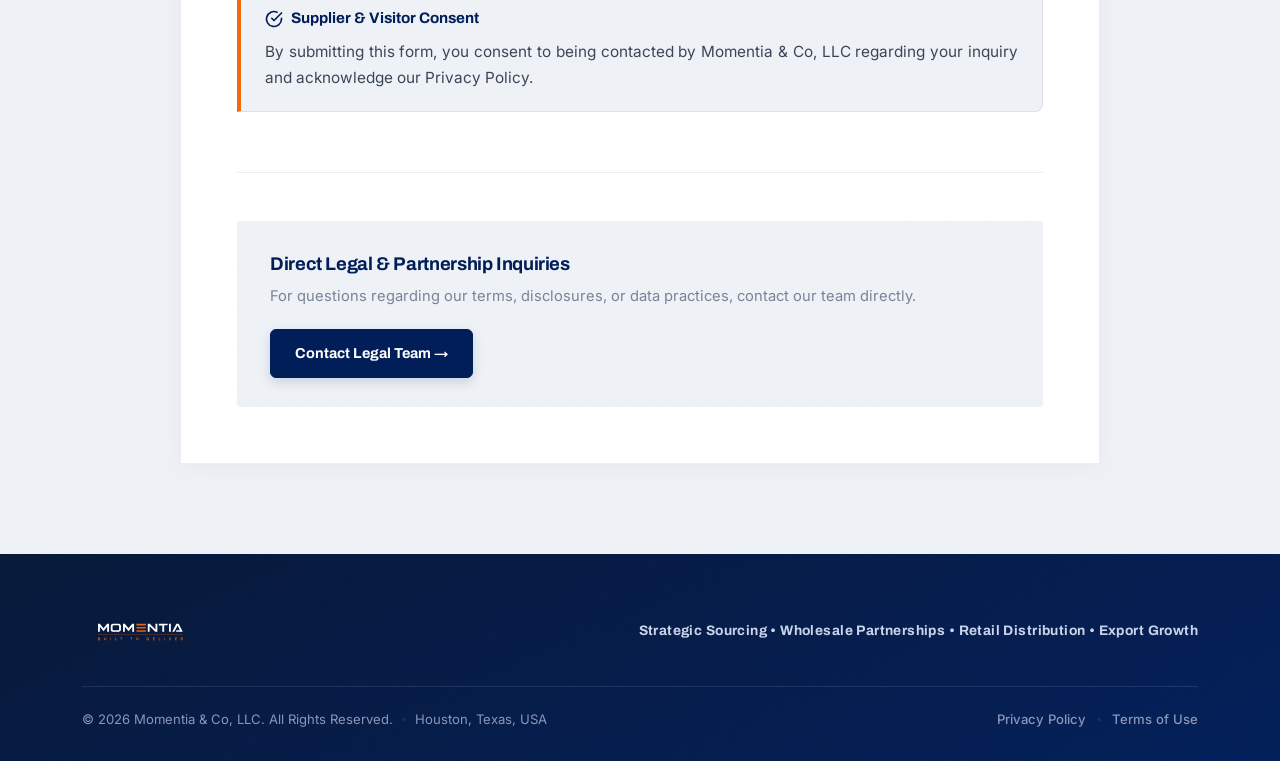
<file: privacy.html>
<!DOCTYPE html>
<html lang="en">
<head>
  <meta charset="UTF-8">
  <meta http-equiv="refresh" content="0; url=legal.html">
  <title>Privacy Policy - Momentia &amp; Co, LLC</title>
  <link rel="canonical" href="legal.html">
  <script>window.location.replace("legal.html");</script>
</head>
<body>
  <p>Redirecting to <a href="legal.html">Privacy Policy</a>...</p>
</body>
</html>
</file>
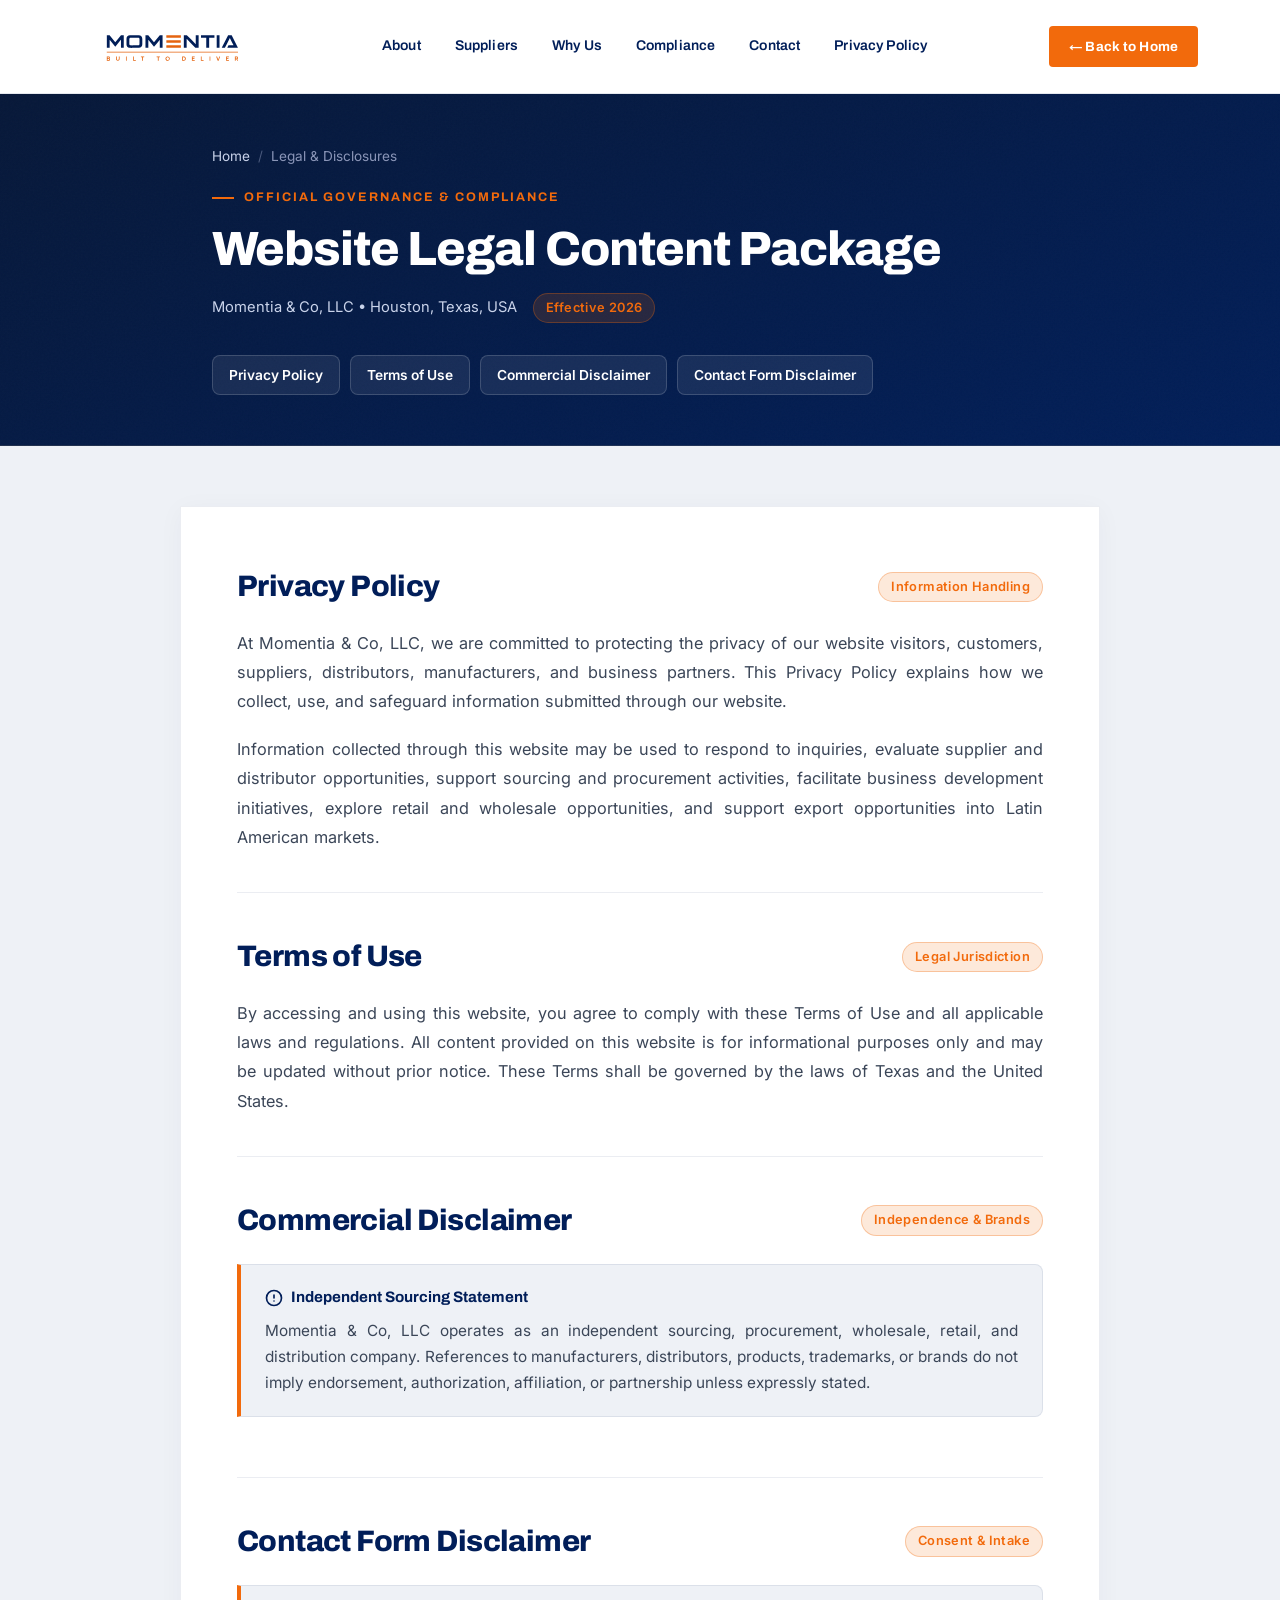
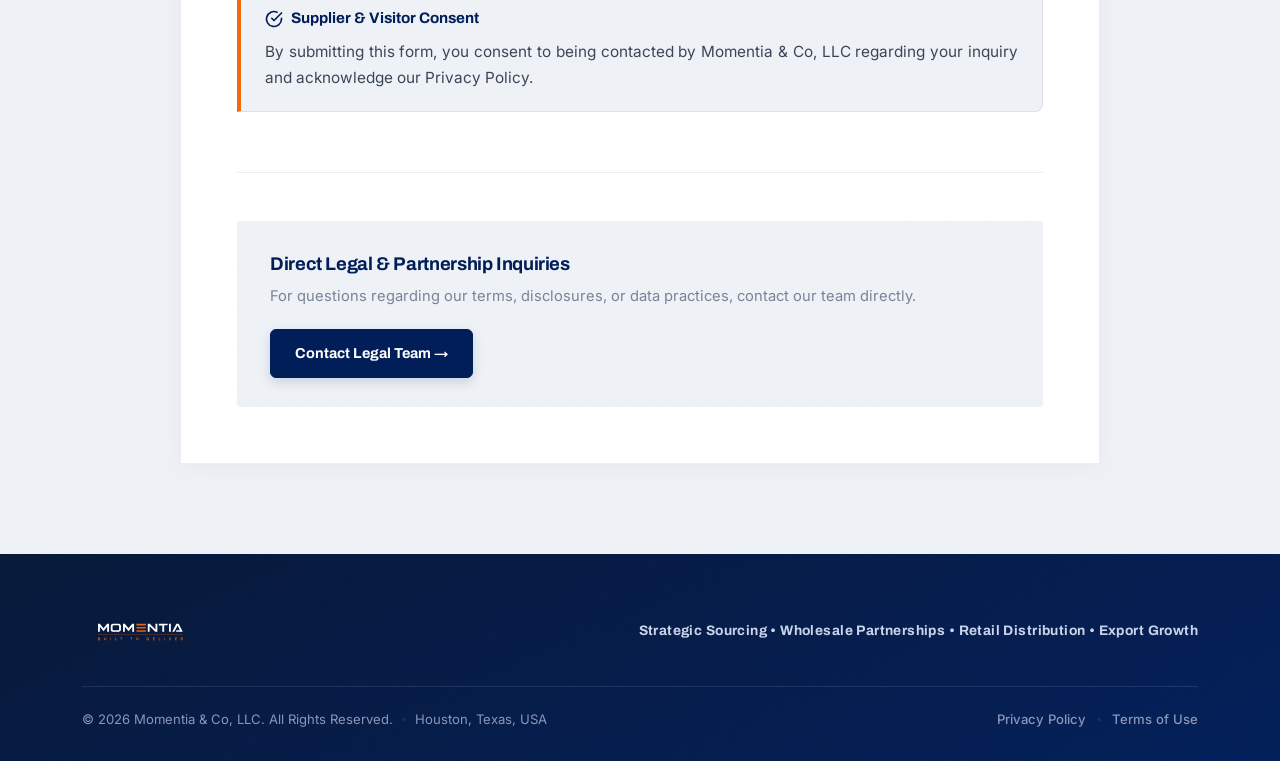
<file: terms.html>
<!DOCTYPE html>
<html lang="en">
<head>
  <meta charset="UTF-8">
  <meta http-equiv="refresh" content="0; url=legal.html">
  <title>Terms of Use - Momentia &amp; Co, LLC</title>
  <link rel="canonical" href="legal.html">
  <script>window.location.replace("legal.html");</script>
</head>
<body>
  <p>Redirecting to <a href="legal.html">Terms of Use</a>...</p>
</body>
</html>
</file>
<file: css/main.css>
/**
 * main.css - Hoja de Estilos Maestra de Momentia & Co, LLC
 * Orquesta la arquitectura modular en orden de cascada y especificidad:
 * 1. Tokens y Variables
 * 2. Reset y Reglas Base
 * 3. Layout (Cabecera y Pie de Página)
 * 4. Componentes Específicos
 */

/* 1. Design Tokens */
@import url('variables.css?v=20261104');

/* 2. Reset y Base */
@import url('base.css?v=20261104');

/* 3. Layout */
@import url('layout/header.css?v=20261104');
@import url('layout/footer.css?v=20261104');

/* 4. Componentes */
@import url('components/hero.css?v=20261104');
@import url('components/intro.css?v=20261104');
@import url('components/about.css?v=20261104');
@import url('components/suppliers.css?v=20261104');
@import url('components/why.css?v=20261104');
@import url('components/leadership.css?v=20261104');
@import url('components/compliance.css?v=20261104');
@import url('components/directory.css?v=20261104');
@import url('components/contact.css?v=20261104');
@import url('components/legal.css?v=20261104');
</file>
